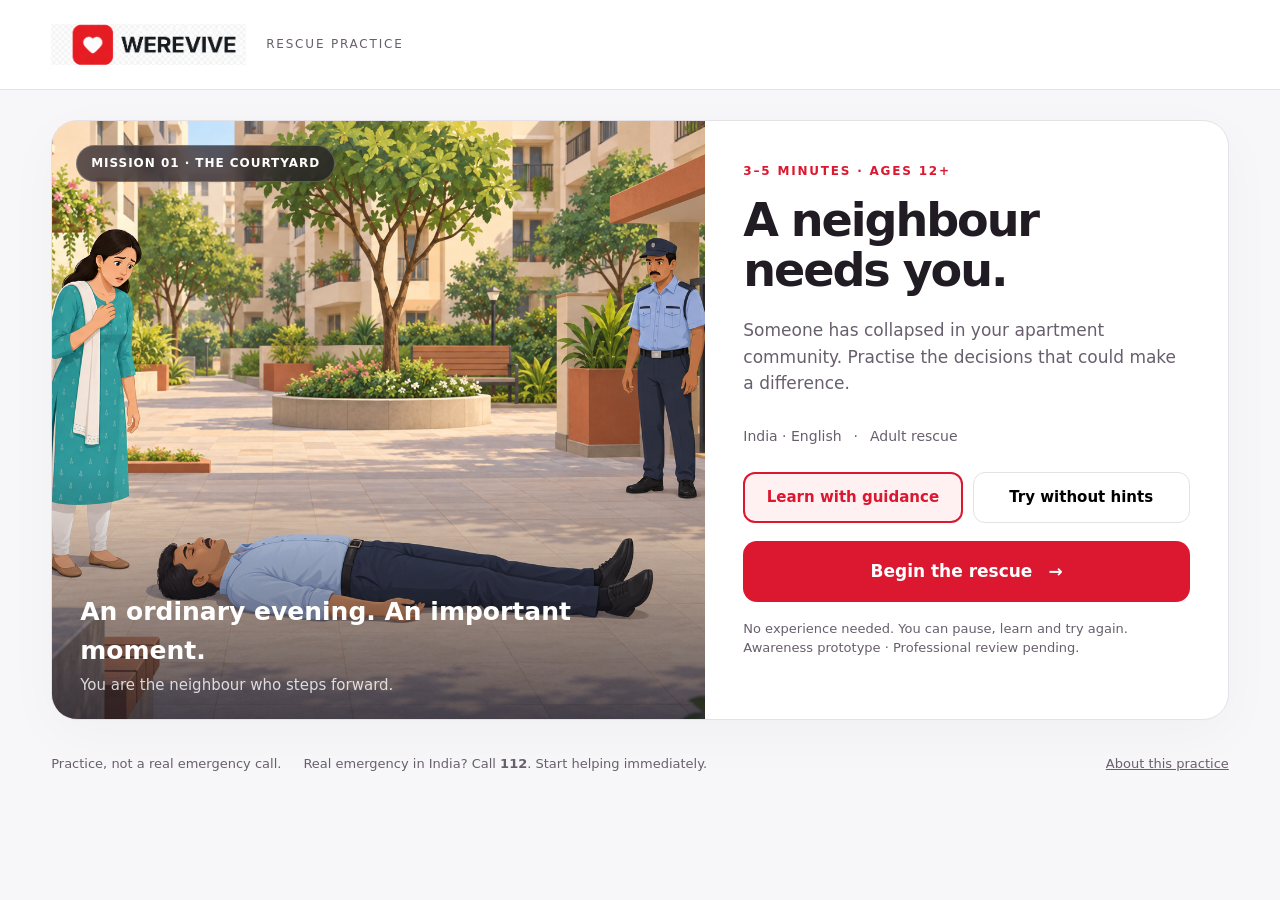
<file: rescue/index.html>
<!doctype html><html lang="en-IN"><head><meta charset="UTF-8"><meta name="viewport" content="width=device-width,initial-scale=1"><meta name="theme-color" content="#db1830"><meta name="description" content="Practise the decisions that matter in a cardiac emergency. An interactive WeRevive apartment-community rescue for ages 12 and up."><title>WeRevive — A neighbour needs you</title><link rel="icon" href="data:image/svg+xml,%3Csvg xmlns='http://www.w3.org/2000/svg' viewBox='0 0 40 40'%3E%3Crect width='40' height='40' rx='10' fill='%23dc1931'/%3E%3Cpath d='M20 31L8 19C0 7 15 4 20 13C25 4 40 7 32 19Z' fill='white'/%3E%3C/svg%3E"><link rel="stylesheet" href="style.css?v=10"></head><body>
<header><a class="brand" href="./" aria-label="WeRevive rescue home"><img src="assets/werevive-logo.png" alt="WeRevive"></a><span class="header-label">RESCUE PRACTICE</span><button id="restart" class="quiet" hidden>Restart</button></header>
<main id="app"></main>
<footer><span>Practice, not a real emergency call.</span><span>Real emergency in India? Call <strong>112</strong>. Start helping immediately.</span><button id="about" class="text-button">About this practice</button></footer>
<dialog id="info"><h2>Learn before an emergency</h2><p>This is an adult cardiac-arrest awareness simulation for learners aged 12+. It does not assess real compression depth or certify CPR competence.</p><p>The AED controls are a generic learning diagram. Always follow the actual device and dispatcher instructions.</p><p>This first version is awaiting professional clinical review. Younger children will have a separate experience.</p><p><a href="https://112.gov.in/" target="_blank" rel="noopener">India emergency number</a> · <a href="https://www.resus.org.uk/cy/node/36437" target="_blank" rel="noopener">Resuscitation guidance</a></p><button class="primary" id="close-info">Back to practice</button></dialog>
<script src="game.js?v=10"></script></body></html>
</file>
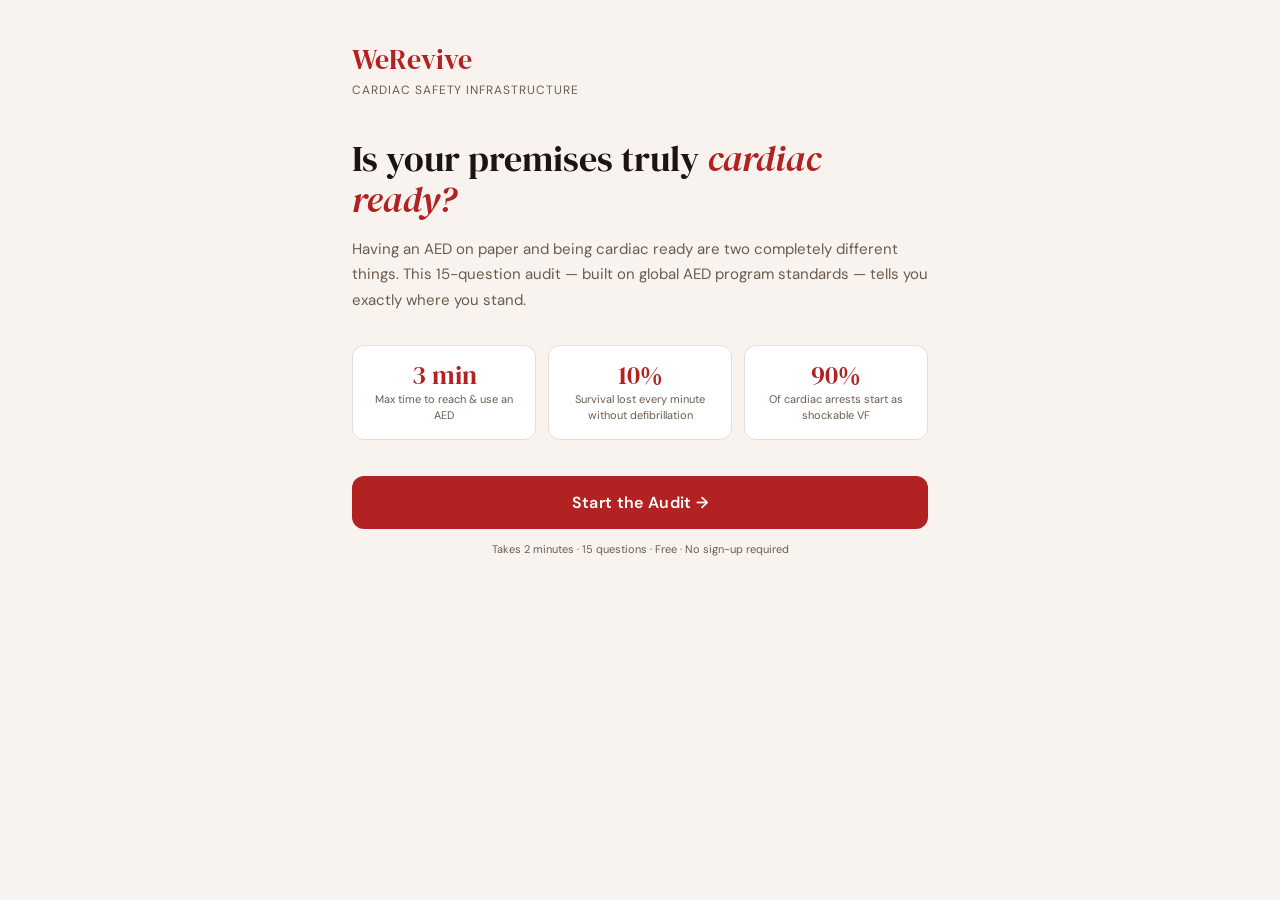
<file: audit.html>
<!DOCTYPE html>
<html>
<head>
<style>
  @import url('https://fonts.googleapis.com/css2?family=DM+Serif+Display:ital@0;1&family=DM+Sans:wght@300;400;500;600&display=swap');

  *{box-sizing:border-box;margin:0;padding:0}
  :root{
    --red:#B22222;--red-light:#FDEAEA;--red-dark:#8B1111;
    --amber:#C17B00;--amber-light:#FFF8E6;
    --green:#1A6B3C;--green-light:#EAF5EF;
    --dark:#1C1410;--mid:#6B5B4E;--light:#F8F3EE;
    --white:#FFFFFF;--border:#E8DDD6;
  }
  body{font-family:'DM Sans',sans-serif;background:var(--light);color:var(--dark);min-height:100vh;padding:0}

  /* INTRO SCREEN */
  #intro{padding:40px 32px;max-width:640px;margin:0 auto}
  .wr-logo{font-family:'DM Serif Display',serif;font-size:28px;color:var(--red);margin-bottom:4px}
  .wr-tag{font-size:12px;color:var(--mid);letter-spacing:.08em;text-transform:uppercase;margin-bottom:40px}
  .intro-title{font-family:'DM Serif Display',serif;font-size:36px;line-height:1.15;color:var(--dark);margin-bottom:16px}
  .intro-title em{color:var(--red);font-style:italic}
  .intro-sub{font-size:15px;color:var(--mid);line-height:1.7;margin-bottom:32px}
  .intro-stats{display:grid;grid-template-columns:repeat(3,1fr);gap:12px;margin-bottom:36px}
  .istat{background:var(--white);border:1px solid var(--border);border-radius:12px;padding:16px 12px;text-align:center}
  .istat-num{font-family:'DM Serif Display',serif;font-size:26px;color:var(--red);line-height:1}
  .istat-lbl{font-size:11px;color:var(--mid);margin-top:4px;line-height:1.4}
  .start-btn{width:100%;padding:16px;background:var(--red);color:white;border:none;border-radius:12px;font-family:'DM Sans',sans-serif;font-size:16px;font-weight:600;cursor:pointer;letter-spacing:.02em;transition:background .2s}
  .start-btn:hover{background:var(--red-dark)}
  .disclaimer{font-size:11px;color:var(--mid);margin-top:12px;text-align:center;line-height:1.5}

  /* QUIZ SCREEN */
  #quiz{display:none;padding:24px 32px;max-width:640px;margin:0 auto}
  .q-header{display:flex;justify-content:space-between;align-items:center;margin-bottom:8px}
  .q-logo{font-family:'DM Serif Display',serif;font-size:18px;color:var(--red)}
  .q-count{font-size:13px;color:var(--mid)}
  .progress-bar{width:100%;height:4px;background:var(--border);border-radius:2px;margin-bottom:32px;overflow:hidden}
  .progress-fill{height:100%;background:var(--red);border-radius:2px;transition:width .4s ease}
  .q-category{font-size:11px;font-weight:600;letter-spacing:.1em;text-transform:uppercase;color:var(--red);margin-bottom:8px}
  .q-text{font-family:'DM Serif Display',serif;font-size:22px;line-height:1.35;color:var(--dark);margin-bottom:8px}
  .q-why{font-size:13px;color:var(--mid);line-height:1.6;margin-bottom:28px;padding:12px 14px;background:var(--white);border-left:3px solid var(--border);border-radius:0 8px 8px 0}
  .options{display:flex;flex-direction:column;gap:10px}
  .opt-btn{padding:14px 18px;border:1.5px solid var(--border);border-radius:10px;background:var(--white);font-family:'DM Sans',sans-serif;font-size:14px;font-weight:500;color:var(--dark);cursor:pointer;text-align:left;transition:all .15s;display:flex;justify-content:space-between;align-items:center}
  .opt-btn:hover{border-color:var(--red);background:var(--red-light)}
  .opt-btn.yes{border-color:var(--green);background:var(--green-light);color:var(--green)}
  .opt-btn.no{border-color:var(--red);background:var(--red-light);color:var(--red)}
  .opt-btn.partial{border-color:var(--amber);background:var(--amber-light);color:var(--amber)}
  .opt-icon{font-size:18px}

  /* RESULT SCREEN */
  #result{display:none;padding:32px;max-width:640px;margin:0 auto}
  .res-logo{font-family:'DM Serif Display',serif;font-size:18px;color:var(--red);margin-bottom:24px}
  .score-ring-wrap{text-align:center;margin-bottom:32px}
  .score-ring{display:inline-block;width:140px;height:140px;border-radius:50%;display:inline-flex;align-items:center;justify-content:center;flex-direction:column;border:6px solid var(--border);position:relative;margin-bottom:12px}
  .score-num{font-family:'DM Serif Display',serif;font-size:42px;line-height:1;color:var(--dark)}
  .score-denom{font-size:14px;color:var(--mid)}
  .score-label{font-family:'DM Serif Display',serif;font-size:24px;color:var(--dark);margin-bottom:4px}
  .score-sub{font-size:14px;color:var(--mid);line-height:1.6;margin-bottom:28px}
  .gaps-title{font-size:12px;font-weight:600;letter-spacing:.08em;text-transform:uppercase;color:var(--mid);margin-bottom:12px}
  .gap-item{display:flex;gap:12px;padding:14px;background:var(--white);border:1px solid var(--border);border-radius:10px;margin-bottom:8px;align-items:flex-start}
  .gap-icon{width:28px;height:28px;border-radius:50%;display:flex;align-items:center;justify-content:center;font-size:13px;flex-shrink:0;margin-top:1px}
  .gap-icon.red{background:var(--red-light);color:var(--red)}
  .gap-icon.amber{background:var(--amber-light);color:var(--amber)}
  .gap-text{font-size:13px;color:var(--dark);line-height:1.5}
  .gap-text b{color:var(--dark);display:block;margin-bottom:2px}
  .gap-fix{font-size:12px;color:var(--green);margin-top:3px;font-weight:500}
  .cta-box{background:var(--red);border-radius:14px;padding:24px;margin-top:24px;text-align:center;color:white}
  .cta-box h3{font-family:'DM Serif Display',serif;font-size:22px;margin-bottom:8px}
  .cta-box p{font-size:13px;opacity:.85;line-height:1.6;margin-bottom:16px}
  .cta-box a{display:inline-block;background:white;color:var(--red);padding:10px 24px;border-radius:8px;font-size:14px;font-weight:600;text-decoration:none}
  .restart-btn{width:100%;padding:12px;background:transparent;border:1.5px solid var(--border);border-radius:10px;font-family:'DM Sans',sans-serif;font-size:14px;color:var(--mid);cursor:pointer;margin-top:10px}
  .pass-item{display:flex;gap:10px;padding:10px 14px;background:var(--green-light);border-radius:8px;margin-bottom:6px;align-items:center;font-size:13px;color:var(--green)}

  /* CONTACT SCREEN */
  #contact{display:none;padding:40px 32px;max-width:640px;margin:0 auto}
  .contact-title{font-family:'DM Serif Display',serif;font-size:28px;line-height:1.2;color:var(--dark);margin-bottom:8px}
  .contact-sub{font-size:14px;color:var(--mid);line-height:1.6;margin-bottom:28px}
  .field-group{margin-bottom:16px}
  .field-label{font-size:13px;font-weight:600;color:var(--dark);margin-bottom:6px;display:block}
  .field-input,.field-select,.field-textarea{width:100%;padding:13px 14px;border:1.5px solid var(--border);border-radius:10px;background:var(--white);font-family:'DM Sans',sans-serif;font-size:14px;color:var(--dark)}
  .field-input:focus,.field-select:focus,.field-textarea:focus{outline:none;border-color:var(--red)}
  .field-error{font-size:12px;color:var(--red);margin-top:4px;display:none}
  .submitting-overlay{display:none;text-align:center;padding:60px 20px}
  .submitting-overlay .wr-logo{margin-bottom:20px}
</style>
</head>
<body>

<!-- INTRO -->
<div id="intro">
  <div class="wr-logo">WeRevive</div>
  <div class="wr-tag">Cardiac Safety Infrastructure</div>
  <div class="intro-title">Is your premises truly <em>cardiac ready?</em></div>
  <div class="intro-sub">Having an AED on paper and being cardiac ready are two completely different things. This 15-question audit — built on global AED program standards — tells you exactly where you stand.</div>
  <div class="intro-stats">
    <div class="istat"><div class="istat-num">3 min</div><div class="istat-lbl">Max time to reach & use an AED</div></div>
    <div class="istat"><div class="istat-num">10%</div><div class="istat-lbl">Survival lost every minute without defibrillation</div></div>
    <div class="istat"><div class="istat-num">90%</div><div class="istat-lbl">Of cardiac arrests start as shockable VF</div></div>
  </div>
  <button class="start-btn" onclick="showContactScreen()">Start the Audit →</button>
  <div class="disclaimer">Takes 2 minutes · 15 questions · Free · No sign-up required</div>
</div>

<!-- CONTACT CAPTURE -->
<div id="contact">
  <div class="wr-logo">WeRevive</div>
  <div class="contact-title">Before we begin — a few details</div>
  <div class="contact-sub">We'll use this to send you a copy of your readiness report and, if you'd like, follow up with a free on-site assessment.</div>

  <div class="field-group">
    <label class="field-label">Full Name *</label>
    <input type="text" class="field-input" id="cName" placeholder="Your full name">
    <div class="field-error" id="errName">Please enter your name</div>
  </div>
  <div class="field-group">
    <label class="field-label">Company / Society Name *</label>
    <input type="text" class="field-input" id="cCompany" placeholder="Your company or society name">
    <div class="field-error" id="errCompany">Please enter your organisation name</div>
  </div>
  <div class="field-group">
    <label class="field-label">Email *</label>
    <input type="email" class="field-input" id="cEmail" placeholder="you@company.com">
    <div class="field-error" id="errEmail">Please enter a valid email</div>
  </div>
  <div class="field-group">
    <label class="field-label">Phone Number *</label>
    <input type="tel" class="field-input" id="cPhone" placeholder="+91 98765 43210">
    <div class="field-error" id="errPhone">Please enter your phone number</div>
  </div>
  <div class="field-group">
    <label class="field-label">Organisation Type *</label>
    <select class="field-select" id="cOrgType">
      <option value="">Select type</option>
      <option value="Corporate Office">Corporate Office</option>
      <option value="Residential Society">Residential Society</option>
      <option value="Hotel / Hospitality">Hotel / Hospitality</option>
      <option value="Gym / Fitness Facility">Gym / Fitness Facility</option>
      <option value="Educational Institution">Educational Institution</option>
      <option value="Other">Other</option>
    </select>
    <div class="field-error" id="errOrgType">Please select an organisation type</div>
  </div>

  <button class="start-btn" onclick="validateAndStart()">Start the Audit →</button>
  <div class="disclaimer">Your details are only used to send you this report and relevant follow-up. No spam.</div>
</div>

<!-- QUIZ -->

<div id="quiz">
  <div class="q-header">
    <div class="q-logo">WeRevive</div>
    <div class="q-count" id="qCount">1 / 15</div>
  </div>
  <div class="progress-bar"><div class="progress-fill" id="progressFill" style="width:0%"></div></div>
  <div class="q-category" id="qCat"></div>
  <div class="q-text" id="qText"></div>
  <div class="q-why" id="qWhy"></div>
  <div class="options" id="options"></div>
</div>

<!-- SUBMITTING -->
<div id="submitting" class="submitting-overlay">
  <div class="wr-logo">WeRevive</div>
  <div style="font-family:'DM Serif Display',serif;font-size:22px;color:var(--dark);margin-bottom:8px">Calculating your results...</div>
  <div style="font-size:14px;color:var(--mid)">This will only take a moment.</div>
</div>

<!-- RESULT -->
<div id="result">
  <div class="res-logo">WeRevive Cardiac Readiness Report</div>
  <div class="score-ring-wrap">
    <div class="score-ring" id="scoreRing">
      <div class="score-num" id="scoreNum">0</div>
      <div class="score-denom" id="scoreDenom">/ 30</div>
    </div>
    <div class="score-label" id="scoreLabel"></div>
    <div class="score-sub" id="scoreSub"></div>
  </div>
  <div class="gaps-title" id="gapsTitle">Critical Gaps Found</div>
  <div id="gapsList"></div>
  <div id="passList"></div>
  <div class="cta-box">
    <h3>Get a Free On-Site Assessment</h3>
    <p>Your report has been sent to WeRevive. Our team will review it and reach out to schedule your free on-site assessment — or you can book directly below.</p>
    <a href="https://werevive.in#contact">Book Your Assessment →</a>
  </div>
  <button class="restart-btn" onclick="restart()">← Retake Audit</button>
</div>

<script>
const QUESTIONS = [
  {
    cat: "Device Availability",
    text: "Does your premises have at least one AED device currently installed?",
    why: "The global standard recommends at least one AED per floor for multi-story buildings. Without a device, no other preparation matters.",
    opts: ["Yes, we have one or more AEDs","No, we do not have an AED","We had one but it was removed"],
    scores: [2,0,0],
    gaps: [null, "No AED on premises — the most critical gap. Every other question is irrelevant without a device.", "AED removed — device presence is the foundation of any cardiac safety program."],
    fixes: [null, "WeRevive deploys a Philips HeartStart HS1 on subscription — no capital cost, installed within 7 days.", "WeRevive redeploys and maintains devices on a managed subscription basis."]
  },
  {
    cat: "Device Placement",
    text: "Can any person on your premises reach the AED and return to a victim within 3 minutes?",
    why: "The international 3-minute rule is the gold standard. Every 60 seconds without defibrillation reduces survival by 10%. A device stored in a locked office or wrong floor fails this test.",
    opts: ["Yes — we have tested this walk-time","Possibly, but we haven't tested it","No — it would take longer than 3 minutes"],
    scores: [2,1,0],
    gaps: [null, "Untested placement — a device that hasn't been walk-timed may fail the 3-minute rule in a real emergency.", "Placement fails the 3-minute rule — the device exists but cannot save a life where it currently sits."],
    fixes: [null, "WeRevive conducts a 90-second walk-time audit as part of every Premium plan deployment.", "WeRevive's placement blueprint maps every site on the 90-second retrieval rule before installation."]
  },
  {
    cat: "Device Placement",
    text: "Is the AED accessible 24 hours a day, 7 days a week — including evenings, weekends, and holidays?",
    why: "Cardiac arrests don't follow office hours. An AED locked in the admin office after 6pm is useless during a gym session or late-night security emergency.",
    opts: ["Yes — always accessible","Only during office/working hours","Not sure"],
    scores: [2,0,1],
    gaps: [null, "AED inaccessible outside working hours — a cardiac arrest at 7pm or on a Sunday cannot be responded to.", "Accessibility unknown — this needs to be confirmed immediately."],
    fixes: [null, "WeRevive installs lockable wall-mounted cabinets with alarmed access — available 24/7 to anyone on site.", "WeRevive's site audit confirms access hours and recommends cabinet type accordingly."]
  },
  {
    cat: "Visibility & Signage",
    text: "Are there clear, visible signs directing people to the AED from all key areas of your premises?",
    why: "In the panic of a cardiac emergency, people cannot search for a device. Signage must guide a rescuer directly to the AED within seconds — from the gym, lobby, elevator, and each floor.",
    opts: ["Yes — clear signs at multiple points","One sign near the device only","No signage at all"],
    scores: [2,1,0],
    gaps: [null, "Insufficient signage — one sign is not enough in a multi-zone facility. Panic reduces wayfinding ability.", "No signage — the AED might as well not exist if nobody can find it under stress."],
    fixes: [null, "WeRevive installs directional signage at key decision points as part of every deployment.", "WeRevive's deployment includes full signage mapping as standard."]
  },
  {
    cat: "High-Risk Zone Coverage",
    text: "Does your premises have a separate AED in or adjacent to the gym, fitness area, or pool?",
    why: "Vigorous exercise is the highest cardiac risk activity. The gym, pool, and fitness area have 3–5x higher cardiac arrest probability than other zones and require dedicated coverage — not shared access with a device one floor away.",
    opts: ["Yes — dedicated AED in high-risk zone","No — we rely on one central device","We don't have a gym or fitness area"],
    scores: [2,0,2],
    gaps: [null, "High-risk zone uncovered — a central AED cannot meet the 3-minute rule for a cardiac event in the gym.", null],
    fixes: [null, "WeRevive's placement blueprint always includes dedicated coverage for gym and fitness zones.", null]
  },
  {
    cat: "Staff Training",
    text: "Have your security guards and reception staff been trained to use the AED in the last 12 months?",
    why: "Security and reception staff are the first responders in any cardiac event. Training expires — the 2025 AHA Guidelines confirm annual refreshers are required for confidence and retention. Untrained staff freeze under pressure.",
    opts: ["Yes — trained within last 12 months","Trained more than 12 months ago","Never been trained"],
    scores: [2,1,0],
    gaps: [null, "Training expired — staff confidence and retention degrade significantly after 12 months without a refresher.", "No training — having a device without trained users is like having a fire extinguisher with no one who knows how to operate it."],
    fixes: [null, "WeRevive includes annual refresher training in all Essential and Premium plans.", "WeRevive's initial deployment includes a hands-on training session for up to 10–20 staff members."]
  },
  {
    cat: "Staff Training",
    text: "Do more than 20% of your total staff or residents know how to perform CPR?",
    why: "CPR should begin within 60 seconds of collapse — before the AED is even retrieved. If fewer than 1 in 5 people know CPR, the bystander response rate is too low to be reliable across all shifts and scenarios.",
    opts: ["Yes — more than 20% are CPR trained","10–20% are trained","Less than 10% or unknown"],
    scores: [2,1,0],
    gaps: [null, "Low CPR coverage — 10–20% leaves significant time windows where no trained person is nearby.", "Critical CPR gap — less than 10% trained means most emergencies will have no immediate bystander response."],
    fixes: [null, "WeRevive's Premium plan includes 2 training sessions per year covering up to 20 people.", "WeRevive's training sessions are designed to rapidly build CPR-capable coverage across staff and residents."]
  },
  {
    cat: "Emergency Response Plan",
    text: "Does your premises have a written, documented Cardiac Emergency Response Plan (CERP)?",
    why: "A written CERP specifies exactly who calls emergency services, who retrieves the AED, who performs CPR, and how to direct the ambulance. Without it, every response is improvised — costing critical minutes.",
    opts: ["Yes — written and communicated to staff","We have a general emergency plan but no cardiac-specific one","No written plan at all"],
    scores: [2,1,0],
    gaps: [null, "No cardiac-specific plan — general emergency plans don't cover the unique speed requirements of cardiac arrest response.", "No emergency plan — improvised response in a cardiac arrest event costs lives."],
    fixes: [null, "WeRevive provides a standardised Cardiac Emergency Response Plan template with every deployment.", "WeRevive's onboarding includes a customised CERP for your specific premises layout."]
  },
  {
    cat: "Emergency Response Plan",
    text: "Has your premises conducted a cardiac emergency drill in the last 12 months?",
    why: "Plans on paper fail under real panic. Drills build muscle memory. The 2025 AHA Guidelines emphasise that systems of care — not individual knowledge — determine survival outcomes. Regular drills are what turn a plan into a reliable response.",
    opts: ["Yes — drill conducted in last 12 months","No drill ever conducted","We have a plan but haven't drilled it"],
    scores: [2,0,1],
    gaps: [null, "No drill conducted — a plan without practice fails under the stress of a real emergency.", "Plan not practiced — written plans have low effectiveness without rehearsal."],
    fixes: [null, "WeRevive's Premium plan includes bi-annual on-site visits which can incorporate a basic response drill.", "WeRevive recommends annual drills and can facilitate them as part of training sessions."]
  },
  {
    cat: "Device Maintenance",
    text: "Have the AED electrode pads and battery been checked for expiry in the last 6 months?",
    why: "Expired pads or a dead battery render an AED completely useless at the exact moment it is needed. A green status light does not confirm pad or battery expiry — only a manual check does. California mandates 90-day inspection cycles for deployed AEDs.",
    opts: ["Yes — checked within last 6 months with records","Checked but no formal records kept","Not checked or unknown"],
    scores: [2,1,0],
    gaps: [null, "No maintenance records — without documentation, there is no proof of readiness and no legal protection in the event of an incident.", "Pads/battery status unknown — an unchecked AED may be non-functional. This is a critical risk."],
    fixes: [null, "WeRevive's bi-annual maintenance visits include full inspection logging provided to the client.", "WeRevive takes full responsibility for pad and battery expiry monitoring across all plans."]
  },
  {
    cat: "Device Maintenance",
    text: "Is there a named, accountable person responsible for AED maintenance and readiness at your premises?",
    why: "Without a named AED Program Coordinator, maintenance tasks fall to no one. Global best practices require a designated person — not a committee — who owns device readiness, training records, and incident documentation.",
    opts: ["Yes — named person with defined responsibilities","Shared responsibility across team","No named person"],
    scores: [2,1,0],
    gaps: [null, "Shared responsibility — in practice, shared responsibility means no responsibility. Tasks fall through the gaps.", "No named owner — AED readiness requires a single accountable person to be effective."],
    fixes: [null, "WeRevive acts as your external AED Program Manager — proactively monitoring, reminding, and visiting.", "WeRevive becomes your named cardiac safety partner — removing this burden from your team entirely."]
  },
  {
    cat: "Device Intelligence",
    text: "Does your AED cabinet have any alert system — alarm, notification, or monitoring — when the device is accessed or removed?",
    why: "Smart cabinets notify facilities managers immediately when an AED is removed — whether for an emergency or theft. Without this, a device could be missing for days before anyone notices, creating an invisible risk.",
    opts: ["Yes — alarmed or smart cabinet installed","Basic cabinet with no alert system","Device is wall-mounted with no cabinet"],
    scores: [2,1,0],
    gaps: [null, "No alert system — a removed or stolen AED may go unnoticed for days, leaving the premises unprotected.", "No cabinet — device is unprotected from tampering, theft, and environmental damage."],
    fixes: [null, "WeRevive's Premium Plus plan includes smart cabinet monitoring with real-time alerts.", "WeRevive installs lockable alarmed cabinets as standard on Essential and Premium plans."]
  },
  {
    cat: "Multi-Floor Coverage",
    text: "If your premises has multiple floors, is there an AED on every floor — or within 90 seconds of every point?",
    why: "The 90-second rule applies per floor. A single AED on the ground floor cannot cover a cardiac event on the 8th floor within 3 minutes — elevator wait times alone consume the entire window.",
    opts: ["Yes — coverage meets 90-second rule per floor","One AED for the whole building regardless of floors","Single floor premises — not applicable"],
    scores: [2,0,2],
    gaps: [null, "Single AED for multi-floor building — a cardiac event on any floor other than the ground floor cannot be responded to within 3 minutes.", null],
    fixes: [null, "WeRevive's Standard and Campus plans deploy multiple AEDs mapped to your floor plan to meet the 90-second rule.", null]
  },
  {
    cat: "Awareness & Culture",
    text: "Do all employees or residents know the exact location of the nearest AED to their regular workspace?",
    why: "Awareness of device location is as critical as the device itself. Studies show that bystanders who know where the AED is act 40% faster. New staff and residents must be informed during onboarding — not just at annual training.",
    opts: ["Yes — all staff/residents informed and reminded regularly","Most know, but new joiners may not","No — awareness is low or unknown"],
    scores: [2,1,0],
    gaps: [null, "Awareness gap for new joiners — cardiac arrest responders are as likely to be a new employee as a veteran. Everyone must know.", "Low AED awareness — the fastest device in the world is useless if nobody knows where it is."],
    fixes: [null, "WeRevive provides QR-code emergency guides and signage that keep awareness current without ongoing effort.", "WeRevive's QR emergency guides and placement signage ensure awareness without relying on memory."]
  },
  {
    cat: "Incident Readiness",
    text: "If the AED were used today in a real emergency, does your team know exactly what to do in the 15 minutes after — including documentation, ambulance direction, and incident reporting?",
    why: "Post-event response matters legally and medically. Proper incident documentation protects the organisation, helps the medical team, and is required for insurance and compliance purposes. Most premises have no post-event protocol.",
    opts: ["Yes — clear post-event protocol exists","Partially — basic steps known but not documented","No post-event protocol"],
    scores: [2,1,0],
    gaps: [null, "Incomplete post-event protocol — undocumented procedures create legal exposure and reduce the quality of medical handover to paramedics.", "No post-event protocol — this creates significant legal and operational risk for the organisation."],
    fixes: [null, "WeRevive provides an incident documentation template and post-event support as part of Premium plan.", "WeRevive's post-event documentation support is included in Essential and Premium plans."]
  }
];

let current = 0;
let answers = [];
let totalScore = 0;
let contactInfo = {};

function showContactScreen(){
  document.getElementById('intro').style.display='none';
  document.getElementById('contact').style.display='block';
}

function validateAndStart(){
  const name = document.getElementById('cName').value.trim();
  const company = document.getElementById('cCompany').value.trim();
  const email = document.getElementById('cEmail').value.trim();
  const phone = document.getElementById('cPhone').value.trim();
  const orgType = document.getElementById('cOrgType').value;

  let valid = true;
  const emailRe = /^[^\s@]+@[^\s@]+\.[^\s@]+$/;

  document.getElementById('errName').style.display = name ? 'none' : 'block';
  if(!name) valid = false;

  document.getElementById('errCompany').style.display = company ? 'none' : 'block';
  if(!company) valid = false;

  document.getElementById('errEmail').style.display = emailRe.test(email) ? 'none' : 'block';
  if(!emailRe.test(email)) valid = false;

  document.getElementById('errPhone').style.display = phone ? 'none' : 'block';
  if(!phone) valid = false;

  document.getElementById('errOrgType').style.display = orgType ? 'none' : 'block';
  if(!orgType) valid = false;

  if(!valid) return;

  contactInfo = {name, company, email, phone, orgType};
  document.getElementById('contact').style.display='none';
  document.getElementById('quiz').style.display='block';
  showQuestion(0);
}

function startQuiz(){
  showContactScreen();
}

function showQuestion(i){
  const q = QUESTIONS[i];
  document.getElementById('qCount').textContent = `${i+1} / 15`;
  document.getElementById('progressFill').style.width = `${((i)/15)*100}%`;
  document.getElementById('qCat').textContent = q.cat;
  document.getElementById('qText').textContent = q.text;
  document.getElementById('qWhy').textContent = q.why;
  const opts = document.getElementById('options');
  opts.innerHTML = '';
  q.opts.forEach((opt,j)=>{
    const btn = document.createElement('button');
    btn.className = 'opt-btn';
    const icons = ['✓','✗','~'];
    const classes = ['yes','no','partial'];
    btn.innerHTML = `<span>${opt}</span>`;
    btn.onclick = ()=>answer(i,j);
    opts.appendChild(btn);
  });
}

function answer(qIdx, optIdx){
  const q = QUESTIONS[qIdx];
  answers[qIdx] = optIdx;
  totalScore += q.scores[optIdx];
  current++;
  if(current < 15){
    document.getElementById('progressFill').style.width = `${((current)/15)*100}%`;
    setTimeout(()=>showQuestion(current),150);
  } else {
    document.getElementById('quiz').style.display='none';
    document.getElementById('submitting').style.display='block';
    submitToWeRevive().then(()=>{
      document.getElementById('submitting').style.display='none';
      showResult();
    });
  }
}

function submitToWeRevive(){
  let summary = `WeRevive Cardiac Readiness Audit Submission\n\n`;
  summary += `Name: ${contactInfo.name}\n`;
  summary += `Company / Society: ${contactInfo.company}\n`;
  summary += `Email: ${contactInfo.email}\n`;
  summary += `Phone: ${contactInfo.phone}\n`;
  summary += `Organisation Type: ${contactInfo.orgType}\n`;
  summary += `\nScore: ${totalScore} / 30\n\n`;
  summary += `--- Question by Question ---\n`;
  answers.forEach((optIdx, qIdx)=>{
    const q = QUESTIONS[qIdx];
    summary += `\n${qIdx+1}. [${q.cat}] ${q.text}\nAnswer: ${q.opts[optIdx]} (score: ${q.scores[optIdx]})\n`;
  });

  const formData = new FormData();
  formData.append('_subject', `New AED Readiness Audit — ${contactInfo.company} (Score ${totalScore}/30)`);
  formData.append('name', contactInfo.name);
  formData.append('company', contactInfo.company);
  formData.append('email', contactInfo.email);
  formData.append('phone', contactInfo.phone);
  formData.append('organisation_type', contactInfo.orgType);
  formData.append('score', `${totalScore} / 30`);
  formData.append('full_report', summary);

  return fetch('https://formspree.io/f/xaqlqjen', {
    method: 'POST',
    body: formData,
    headers: { 'Accept': 'application/json' }
  }).catch(err=>{
    console.error('Submission failed', err);
  });
}

function showResult(){
  document.getElementById('quiz').style.display='none';
  document.getElementById('result').style.display='block';
  const maxScore = 30;
  const pct = Math.round((totalScore/maxScore)*100);

  document.getElementById('scoreNum').textContent = totalScore;
  document.getElementById('scoreDenom').textContent = '/ '+maxScore;

  let label, sub, ringColor;
  if(totalScore >= 26){
    label = "Cardiac Ready ✓";
    sub = "Your premises meets international AED readiness standards. Maintain this level with regular reviews and training refreshers.";
    ringColor = "#1A6B3C";
  } else if(totalScore >= 20){
    label = "Good — Gaps Exist";
    sub = "Your cardiac safety setup is above average but has identifiable gaps that reduce your real-world response effectiveness. These should be addressed within 30 days.";
    ringColor = "#C17B00";
  } else if(totalScore >= 12){
    label = "Partially Prepared";
    sub = "Your premises has some cardiac safety measures but significant gaps mean a real cardiac emergency would likely result in a delayed or failed response. Urgent action needed.";
    ringColor = "#C17B00";
  } else {
    label = "Critical Risk";
    sub = "Your premises is not prepared for a cardiac emergency. The gaps identified below represent a serious risk to life. Immediate action is required.";
    ringColor = "#B22222";
  }

  document.getElementById('scoreLabel').textContent = label;
  document.getElementById('scoreSub').textContent = sub;
  document.getElementById('scoreRing').style.borderColor = ringColor;
  document.getElementById('scoreNum').style.color = ringColor;

  const gapsList = document.getElementById('gapsList');
  const passList = document.getElementById('passList');
  gapsList.innerHTML = '';
  passList.innerHTML = '';

  let gapCount = 0;
  let passCount = 0;

  answers.forEach((optIdx, qIdx)=>{
    const q = QUESTIONS[qIdx];
    const score = q.scores[optIdx];
    if(score < 2 && q.gaps[optIdx]){
      gapCount++;
      const div = document.createElement('div');
      div.className = 'gap-item';
      div.innerHTML = `
        <div class="gap-icon ${score===0?'red':'amber'}">${score===0?'✗':'~'}</div>
        <div class="gap-text">
          <b>${q.cat}: ${q.text.length > 60 ? q.text.substring(0,60)+'...' : q.text}</b>
          ${q.gaps[optIdx]}
          <div class="gap-fix">→ ${q.fixes[optIdx]}</div>
        </div>`;
      gapsList.appendChild(div);
    } else if(score === 2){
      passCount++;
      const div = document.createElement('div');
      div.className = 'pass-item';
      div.innerHTML = `<span>✓</span><span>${q.cat} — ${q.opts[optIdx]}</span>`;
      passList.appendChild(div);
    }
  });

  if(gapCount === 0){
    document.getElementById('gapsTitle').style.display='none';
  } else {
    document.getElementById('gapsTitle').textContent = `${gapCount} Gap${gapCount>1?'s':''} Found`;
  }

  if(passCount > 0){
    const title = document.createElement('div');
    title.className = 'gaps-title';
    title.style.marginTop = '20px';
    title.textContent = `${passCount} Area${passCount>1?'s':''} Passing`;
    passList.insertBefore(title, passList.firstChild);
  }
}

function restart(){
  current = 0; answers = []; totalScore = 0; contactInfo = {};
  document.getElementById('result').style.display='none';
  document.getElementById('cName').value='';
  document.getElementById('cCompany').value='';
  document.getElementById('cEmail').value='';
  document.getElementById('cPhone').value='';
  document.getElementById('cOrgType').value='';
  document.getElementById('intro').style.display='block';
}
</script>
</body>
</html>
</file>
<file: rescue/style.css>
:root{--red:#db1830;--ink:#211b24;--muted:#685f6d;--line:#e5e1e6;--rose:#fff0f2;--green:#14614c}*{box-sizing:border-box}body{margin:0;background:#f7f7f9;color:var(--ink);font:17px/1.55 system-ui,-apple-system,BlinkMacSystemFont,'Segoe UI',sans-serif}button,a,input{touch-action:manipulation}button{font:inherit;cursor:pointer}button:disabled{cursor:not-allowed;opacity:.52}button:focus-visible,a:focus-visible{outline:3px solid #2168d5;outline-offset:4px}header{height:90px;padding:12px 4%;display:flex;align-items:center;gap:20px;background:#fff;border-bottom:1px solid var(--line)}.brand{width:195px;overflow:hidden;display:flex;align-items:center}.brand img{width:225px;max-width:none;margin:-17px -14px}.header-label{font-size:12px;letter-spacing:.15em;color:var(--muted);margin-right:auto}.quiet{border:1px solid var(--line);border-radius:24px;background:#fff;padding:9px 18px;font-size:14px;font-weight:650}.quiet[aria-pressed=true]{color:var(--red);background:var(--rose)}main{max-width:1420px;margin:0 auto;padding:30px 4%}.game{display:grid;grid-template-columns:1.25fr 1fr;border:1px solid var(--line);border-radius:26px;overflow:hidden;background:#fff;min-height:600px;box-shadow:0 15px 55px #29132808}.scene{position:relative;min-height:540px;background:#dfd6c7;overflow:hidden}.scene>img{width:100%;height:100%;position:absolute;object-fit:cover;object-position:48% center}.scene:after{content:'';position:absolute;inset:0;background:linear-gradient(0deg,#161522b0,transparent 42%);pointer-events:none}.scene-tag,.scene-caption{position:absolute;z-index:1;color:white}.scene-tag{top:24px;left:24px;padding:8px 14px;background:#211b24b8;border:1px solid #ffffff38;border-radius:30px;backdrop-filter:blur(8px);font-size:12px;font-weight:700;letter-spacing:.08em}.scene-caption{bottom:22px;left:28px;right:24px}.scene-caption strong{font-size:25px;display:block}.scene-caption span{font-size:15px;color:#ffffffcc}.panel{padding:38px;display:flex;flex-direction:column;justify-content:center;min-width:0}.eyebrow{font-size:12px;letter-spacing:.15em;text-transform:uppercase;font-weight:800;color:var(--red);margin-bottom:15px}h1{font-size:clamp(34px,3.6vw,54px);line-height:1.08;letter-spacing:-.045em;margin:0 0 22px}h2{font-size:30px;line-height:1.16;letter-spacing:-.025em;margin:0 0 18px}p{margin:0 0 20px;color:var(--muted)}.primary{background:var(--red);color:white;border:0;border-radius:14px;padding:17px 22px;font-weight:750;display:inline-flex;justify-content:center;align-items:center;gap:16px;text-decoration:none}.primary:hover{background:#ba1028}.secondary{background:white;border:1px solid var(--line);border-radius:14px;padding:14px 20px;font-weight:650;color:var(--ink);text-decoration:none;display:inline-block;text-align:center}.meta{display:flex;flex-wrap:wrap;gap:12px;font-size:14px;color:var(--muted);margin:10px 0 24px}.meta span+span:before{content:'·';margin-right:12px}.note{font-size:13px;line-height:1.5;color:var(--muted);margin-top:17px}.modes{display:flex;gap:10px;margin:0 0 18px}.modes button{flex:1;background:white;border:1px solid var(--line);padding:12px;border-radius:12px;font-weight:650;font-size:15px}.modes button.selected{border:2px solid var(--red);background:var(--rose);color:var(--red)}.trail{display:flex;gap:8px;margin:0 0 24px;align-items:center}.trail span{height:4px;flex:1;background:var(--line);border-radius:10px}.trail span.done{background:var(--red)}.question{font-size:27px;line-height:1.2;letter-spacing:-.025em}.choice{display:flex;align-items:center;gap:12px;text-align:left;border:1px solid var(--line);background:#fff;padding:15px 16px;border-radius:13px;width:100%;margin:9px 0;font-weight:600;font-size:16px;transition:border-color .15s,transform .15s}.choice:hover{border-color:var(--red);transform:translateX(3px)}.choice .letter{flex-shrink:0;width:29px;height:29px;background:#f3f1f4;border-radius:8px;display:grid;place-items:center;font-size:13px;color:var(--muted)}.choice.good{border-color:var(--green);background:#eff9f4}.choice.bad{border-color:var(--red);background:var(--rose)}.feedback{padding:15px 18px;border-left:3px solid var(--red);background:var(--rose);margin:14px 0;font-size:15px}.feedback.good{border-color:var(--green);background:#eff9f4}.feedback:empty{display:none}.next{margin-top:12px;width:100%}.bubble{background:#f3f1f5;border-radius:0 18px 18px 18px;padding:18px 20px;font-size:18px;margin-bottom:23px}.bubble small{color:var(--red);font-size:12px;font-weight:800;display:block;margin-bottom:7px;text-transform:uppercase;letter-spacing:.08em}.hint{padding:10px 0;font-size:14px;color:var(--muted)}.hotspot{position:absolute;z-index:2;border:2px solid white;background:var(--red);color:white;border-radius:40px;padding:11px 16px;font-weight:750;box-shadow:0 0 0 7px #ffffff30;animation:glow 2s infinite}.hotspot.person{left:27%;top:70%}.hotspot.guard{right:9%;top:35%}.hotspot.neighbour{left:9%;top:34%}.mission-line{display:flex;align-items:center;justify-content:space-between;margin:0 0 18px;gap:14px}.mission-line span{font-size:14px;color:var(--muted)}.mission-line b{color:var(--red)}footer{max-width:1420px;margin:auto;padding:4px 4% 24px;display:flex;flex-wrap:wrap;gap:9px 22px;font-size:13px;color:var(--muted)}.text-button{border:0;background:none;color:var(--muted);padding:0;text-decoration:underline;font-size:13px;margin-left:auto}dialog{border:1px solid var(--line);border-radius:22px;max-width:620px;padding:32px;color:var(--ink)}dialog::backdrop{background:#211b2490}dialog a{color:var(--red)}.stage-enter{animation:arrive .35s ease-out}.diagram-scene{background:#eeeef3;min-height:540px;padding:32px;display:flex;align-items:center;justify-content:center;position:relative;flex-direction:column}.diagram-label{font-size:12px;color:var(--muted);margin-top:15px}.device{background:#e9f0f0;border:9px solid #a8c7cd;border-radius:35px;width:min(350px,100%);padding:24px;box-shadow:0 18px 35px #173a431f}.device h3{font-size:20px;margin:0}.device .controls{display:flex;justify-content:space-between;gap:12px;margin:20px 0}.device button{border:0;width:64px;height:64px;min-width:64px;border-radius:50%;font-size:27px;font-weight:800;box-shadow:0 3px 0 #0003;color:white}.power{background:#247a45}.information{background:#2169ab}.shock{background:#ed7818}.shock.ready{animation:glow 1s infinite}.device-display{background:white;border-radius:12px;padding:20px 14px;text-align:center;font-size:17px;min-height:155px;display:grid;place-items:center}.device small{font-size:12px;color:#4d5b60}.torso{width:min(340px,100%);position:relative}.torso svg{width:100%;display:block}.padspot{position:absolute;width:60px;height:72px;border:3px dashed var(--red);background:#ffffffdd;border-radius:16px;font-weight:800;color:var(--red);font-size:22px}.padspot.one{left:22%;top:33%}.padspot.two{right:7%;top:57%}.padspot.wrong{left:44%;top:69%;opacity:.7}.padspot.placed{background:#fff;border:3px solid var(--green);color:var(--green)}.pad-button{width:100%;margin:7px 0;background:#fff;border:2px solid var(--line);padding:12px;border-radius:12px;text-align:left}.pad-button.selected{border-color:var(--red);background:var(--rose)}.rhythm-control{width:230px;height:230px;border-radius:50%;border:12px solid #ffe0e5;background:var(--red);color:#fff;font-size:25px;font-weight:800;box-shadow:0 0 0 18px #fff7f8;user-select:none;-webkit-user-select:none}.rhythm-control.hit{transform:scale(.95)}.rhythm-control:disabled{opacity:1;background:#5b5261}.rhythm-number{font-size:50px;line-height:1.1;display:block}.rhythm-track{display:flex;gap:6px;width:100%;max-width:340px;justify-content:center;margin:35px 0 10px}.rhythm-track i{width:22px;height:8px;border-radius:5px;background:#ddd7df}.rhythm-track i.on{background:var(--red)}.stat{font-size:18px;font-weight:750;margin:14px 0}.pill{padding:5px 10px;border-radius:10px;background:var(--rose);color:var(--red);font-size:13px}.review{display:grid;grid-template-columns:1fr 1fr;gap:12px;margin:20px 0}.review div{padding:15px;background:#f5f4f6;border-radius:12px;font-size:14px}.review b{display:block;color:var(--ink);font-size:22px}.review-list{padding-left:20px;color:var(--muted);font-size:15px}.review-list li{margin:8px 0}.mini-call{font-size:56px;letter-spacing:.06em;font-weight:850;color:var(--red)}.breathing{width:200px;height:200px;border-radius:50%;background:#f9d9df;display:grid;place-items:center;color:var(--red);font-size:48px;font-weight:800}.breathing.gasp{animation:gasp 4s infinite}.breath-caption{margin-top:22px;text-align:center;font-weight:700}.stage-tools{display:flex;justify-content:space-between;margin-top:16px;gap:10px}.stage-tools button{font-size:13px}.study-card{padding:25px;background:white;border:1px solid var(--line);border-radius:18px;max-width:370px}.study-card h3{font-size:24px;margin:0 0 12px}.study-card p{font-size:17px;margin:0}.visually-hidden{position:absolute;width:1px;height:1px;overflow:hidden;clip:rect(0,0,0,0)}@keyframes glow{50%{box-shadow:0 0 0 10px #db183018}}@keyframes arrive{from{opacity:.2;transform:translateY(8px)}to{opacity:1;transform:none}}@keyframes gasp{0%,19%,35%,100%{transform:scale(.92)}22%,29%{transform:scale(1.04)}}@media(max-width:850px){header{height:73px;padding:10px 5%;gap:9px}.header-label{display:none}.brand{width:166px;margin-right:auto}.brand img{width:194px}.quiet{font-size:13px;padding:8px 11px}main{padding:18px 4%}.game{grid-template-columns:1fr;min-height:0;border-radius:20px}.scene{min-height:300px;max-height:380px;aspect-ratio:1.5}.scene>img{object-position:center 65%}.scene-tag{top:14px;left:16px;font-size:11px}.scene-caption{left:20px;bottom:14px}.scene-caption strong{font-size:20px}.panel{padding:25px}.panel h1{font-size:39px}.diagram-scene{min-height:350px;padding:22px}.device{width:265px;padding:15px;border-width:7px}.device h3{font-size:17px}.device .controls{margin:12px 0}.device button{width:49px;height:49px;min-width:49px;font-size:24px}.device-display{min-height:85px;padding:12px;font-size:15px}.torso{width:245px}.padspot{width:48px;height:55px;font-size:18px}.rhythm-control{width:165px;height:165px;font-size:19px;border-width:9px}.rhythm-number{font-size:37px}.rhythm-track{margin:27px 0 5px}.breathing{width:140px;height:140px}.hotspot{padding:7px 10px;font-size:12px}.hotspot.person{top:67%}footer{font-size:12px}.question{font-size:25px}}@media(prefers-reduced-motion:reduce){*,*:before,*:after{animation:none!important;transition:none!important}}@media(max-width:380px){.panel{padding:20px}.choice{font-size:15px}.review{grid-template-columns:1fr}.quiet{padding:7px;font-size:12px}}
.scene{min-width:0}.scene-caption{overflow-wrap:anywhere}@media(max-width:850px){.scene{width:100%;min-height:0;height:auto;aspect-ratio:1.5;max-height:none}.scene-caption strong{font-size:17px}.scene-caption span{font-size:13px}.scene-caption{bottom:12px}.scene:after{background:linear-gradient(0deg,#161522d9,transparent 55%)}.hotspot.person{top:67%}.scene:has(.hotspot) .scene-caption{display:none}}
[hidden]{display:none!important}
/* Instructional hand and AED controls */
.hand-lesson{display:grid;grid-template-columns:1fr 1.1fr;align-items:center;gap:18px;width:100%;max-width:630px}.hand-location .torso{width:100%}.hand-location .diagram-label{display:block;text-align:center}.hand-detail{background:#fff;border:1px solid #ded9df;border-radius:20px;padding:18px 12px;box-shadow:0 12px 28px #211b2408}.hand-detail .eyebrow{font-size:10px;text-align:center;letter-spacing:.08em;margin:0}.hand-detail svg{width:100%;display:block;margin:16px 0 5px}.hand-detail p{text-align:center;font-size:13px;line-height:1.6;margin:0}.aed-shell{width:min(350px,100%);padding-top:24px;position:relative}.aed-handle{width:145px;height:54px;border:12px solid #344952;border-radius:23px 23px 0 0;position:absolute;top:0;left:50%;transform:translateX(-50%)}.device{position:relative;width:100%;border:8px solid #536e77;border-bottom-width:15px;background:linear-gradient(135deg,#fff,#e4edef);border-radius:38px;padding:24px;box-shadow:0 20px 35px #173a4324,inset 0 0 0 2px #fff}.aed-heading{display:flex;justify-content:space-between;align-items:center}.aed-heading>strong{font-size:31px;letter-spacing:.02em}.aed-status{font-size:9px;font-weight:800;color:#247a45;background:#e4f3e9;padding:4px 8px;border-radius:20px}.aed-face{display:flex;justify-content:space-between;align-items:center;margin:12px 0 20px}.aed-face>span{font-size:8px;letter-spacing:.1em;color:#52646b;font-weight:700}.speaker{width:70px;height:30px;background:radial-gradient(circle,#667982 1.5px,transparent 2px) 0 0/7px 7px}.device-display{background:#253f47;border:3px solid #b7c9cd;box-shadow:inset 0 2px 6px #0003;color:#fff;min-height:135px;display:flex;flex-direction:column;justify-content:center;gap:8px;font-size:17px}.prompt-label{font-size:8px;letter-spacing:.15em;color:#b4d3d9}.device .controls{justify-content:space-around;margin:23px 0 12px}.controls>div{text-align:center}.controls>div>span{display:block;font-size:9px;letter-spacing:.12em;font-weight:800;color:#52646b;margin-top:10px}.device button{width:67px;height:67px;border:4px solid #fff;box-shadow:0 3px 0 #0002,0 0 0 1px #c5d0d2}.device button:disabled{opacity:.65}.aed-base{text-align:center;font-size:11px;color:#65767c;border-top:1px solid #cad6d9;padding-top:10px}.padspot.one{left:28%;top:33%}.padspot.two{right:24%;top:52%;transform:rotate(-18deg)}.padspot.wrong{border-color:transparent;background:transparent;color:#9d8584;opacity:.4}.padspot.placed{border:0;padding:0;background:transparent;opacity:1}.padspot svg{width:100%;height:100%}.padspot.drop-hover{outline:5px solid #e9b765;outline-offset:4px}.pad-tray{padding:18px;background:#eef2f3;border:1px solid #d9e1e4;border-radius:18px}.tray-heading{display:flex;justify-content:space-between;gap:8px;font-size:10px;letter-spacing:.08em;color:#53666f;margin-bottom:12px}.tray-heading span{letter-spacing:0}.pad-button{display:flex;gap:15px;align-items:center;touch-action:none;user-select:none;-webkit-user-select:none;cursor:grab;min-height:110px;margin:10px 0;padding:12px;background:#fff}.pad-button:active{cursor:grabbing}.pad-button>svg{width:55px;height:70px;flex-shrink:0;filter:drop-shadow(0 3px 2px #0002)}.pad-button b{display:block;font-size:16px}.pad-button small{display:block;font-size:12px;margin-top:4px;color:#657078}.grab-symbol{margin-left:auto;font-size:25px;color:#687b83}.pad-button.attached{opacity:.5;border-color:#90bbaa}.drag-pad{position:fixed;width:64px;height:76px;z-index:1000;pointer-events:none;transform:translate(-50%,-50%) rotate(-6deg);filter:drop-shadow(0 8px 8px #0005)}
@media(max-width:850px){.hand-lesson{max-width:520px}.hand-location .torso{width:100%}.hand-detail{padding:16px 8px}.diagram-scene:has(.padspot){padding:18px;min-height:380px}.pad-tray{padding:12px}.pad-button{min-height:85px}.aed-shell{max-width:300px}.hand-detail p{font-size:12px}}
.response-scene{display:flex;align-items:center;justify-content:center;flex-direction:column;background:#ece6df}.response-scene:after{display:none}.response-image{position:relative;width:100%}.response-image img{display:block;width:100%;height:auto}.shoulder-target{position:absolute;left:35%;top:76%;transform:translate(-50%,-50%);width:44px;height:44px;border:3px solid white;border-radius:50%;background:var(--red);color:#fff;box-shadow:0 0 0 6px #db183038;font-size:26px;line-height:1;padding:0;display:grid;place-items:center}.shoulder-target:hover{box-shadow:0 0 0 9px #db18304d}.response-instruction{padding:18px;font-size:14px;font-weight:650;color:#4b3941;text-align:center}.call-card{text-align:center;width:100%;max-width:370px}.call-card .mini-call{margin:6px auto 12px}.phone-overlay{position:relative;z-index:3;display:flex;align-items:center;justify-content:center;padding:30px 20px;background:#18232d45;min-height:100%;backdrop-filter:blur(2px)}.scene:has(.phone-overlay) .scene-tag,.scene:has(.phone-overlay) .scene-caption{display:none}.practice-phone{width:272px;background:#fff;border:8px solid #25313d;border-radius:34px;padding:16px 17px 13px;box-shadow:0 22px 45px #07121b40}.phone-speaker{height:5px;width:52px;background:#25313d;border-radius:6px;margin:0 auto 16px}.phone-label{text-align:center;font-size:12px;color:#657078;letter-spacing:.1em;font-weight:750}.practice-phone output{display:flex;justify-content:center;align-items:center;min-height:65px;font-size:30px;letter-spacing:.08em;white-space:nowrap}.practice-phone output:empty{font-size:17px}.phone-keypad{display:grid;grid-template-columns:repeat(3,1fr);gap:10px}.phone-keypad button{border:0;background:#edf1f4;border-radius:50%;width:56px;height:56px;font-size:25px;color:#23323e;justify-self:center}.phone-keypad button:hover{background:#d9e7ed}.phone-bottom{display:grid;grid-template-columns:1fr 1.5fr 1fr;align-items:center;gap:8px;margin-top:14px}.phone-bottom button{border:0;background:transparent;padding:7px 0;font-size:12px;color:#4a5a65}.phone-bottom .dial-call{background:#20874d;color:#fff;border-radius:22px;font-size:16px;font-weight:750;padding:10px}.practice-phone #dial-status{font-size:12px;text-align:center;line-height:1.4;margin:12px 0 0;color:#586a74}.gasp-video{width:100%;max-width:560px;margin-top:20px}.gasp-video iframe{width:100%;aspect-ratio:16/9;border:0;border-radius:14px;background:#17242d}.gasp-video a{display:block;font-size:13px;color:#5f3e59;margin-top:8px;text-align:center}.gasp-source{text-align:center;max-width:420px}.diagram-scene:has(.gasp-video:not([hidden])) .breathing{display:none}.diagram-scene:has(.gasp-video:not([hidden])){justify-content:center}.practice-phone:focus-visible{outline:3px solid #2168d5;outline-offset:4px}
@media(max-width:850px){.scene.response-scene{aspect-ratio:auto;min-height:300px}.response-image{margin-top:45px}.response-instruction{padding:12px}.scene:has(.phone-overlay){aspect-ratio:auto}.phone-overlay{padding:20px}.practice-phone{width:265px}.phone-keypad button{width:52px;height:52px}.phone-overlay+.scene-caption{display:none}}
.scene-framed{background:#ece6df}.scene-framed>img{object-fit:contain;object-position:center}.scene-framed:after{background:linear-gradient(0deg,#211b24b0,transparent 25%)}
.call-illustration{background:#eee9e2;display:flex;flex-direction:column;justify-content:center;align-items:center;padding:0 0 24px;gap:20px;min-width:0}.call-illustration>img{width:100%;height:auto;display:block}.call-illustration .call-card{padding:17px 22px;width:calc(100% - 40px);max-width:450px}.call-illustration .eyebrow{margin:0}.call-illustration .mini-call{font-size:42px;line-height:1.2;margin:6px 0}.call-illustration .call-card h3{font-size:20px}.call-illustration .call-card p{font-size:15px}@media(max-width:850px){.call-illustration{gap:12px;padding-bottom:16px}.call-illustration .call-card{padding:14px}.call-illustration .mini-call{font-size:36px}}
.shoulder-target{background:transparent;border:0;box-shadow:none}.shoulder-target span{display:grid;place-items:center;width:30px;height:30px;border:2px solid #fff;border-radius:50%;background:var(--red);font-size:20px;box-shadow:0 0 0 4px #db183038}.shoulder-target:hover{box-shadow:none}.shoulder-target:hover span{box-shadow:0 0 0 6px #db18304d}
/* A single workspace keeps pad selection and placement together on phones. */
.pad-game{display:block;min-height:0}.pad-panel{padding:28px;display:block}.pad-panel h2{margin-bottom:8px}.pad-intro{margin-bottom:16px;font-size:16px}.pad-workspace{display:grid;grid-template-columns:minmax(240px,1fr) minmax(240px,1fr);gap:24px;align-items:center}.pad-body{display:flex;flex-direction:column;align-items:center;border-radius:18px;background:#eeeef3;padding:14px}.pad-body .torso{width:min(290px,100%)}#pad-instruction{font-size:15px;font-weight:700;color:var(--ink);margin:0 0 8px;text-align:center}.pad-body .padspot{min-width:48px;min-height:56px;touch-action:manipulation}.pad-body .padspot:disabled{opacity:1}.pad-body .diagram-label{margin:4px 0 0;font-size:13px}.pad-game .tray-heading{font-size:13px;letter-spacing:0}.pad-game .hint{font-size:14px;margin:8px 0 0;padding:0}.pad-game .stage-tools{align-items:center;gap:12px}.pad-game .stage-tools .note{margin:0}.pad-game .stage-tools button{min-width:44px;min-height:44px}.pad-game .feedback{margin:12px 0 0}.pad-button small{font-size:14px}
@media(pointer:coarse){.pad-button{touch-action:manipulation;cursor:pointer}.grab-symbol{display:none}}
@media(max-width:850px){.pad-panel{padding:18px}.pad-workspace{grid-template-columns:1fr;gap:10px}.pad-game .pad-tray{display:grid;grid-template-columns:1fr 1fr;gap:8px;padding:10px}.pad-game .tray-heading{grid-column:1/-1;margin:0;flex-wrap:wrap}.pad-game .pad-button{margin:0;padding:8px;gap:8px;min-height:72px;touch-action:manipulation;cursor:pointer}.pad-game .pad-button>svg{width:30px;height:38px}.pad-game .pad-button b{font-size:15px}.pad-game .pad-button small{font-size:12px;line-height:1.3}.pad-game .grab-symbol{display:none}.pad-game .hint{display:none}.pad-body{padding:10px}.pad-body .torso{width:216px;max-width:100%}.pad-body .padspot{width:48px;height:56px}.pad-game .panel h2{font-size:26px}.pad-intro{margin-bottom:12px}.pad-game .stage-tools .note{font-size:12px}.pad-game .next{min-height:48px}header .quiet{min-height:44px}.stage-tools .text-button{min-height:44px}.mission-line{align-items:flex-start}.mission-line>span:last-child{white-space:nowrap}}
@media(max-width:360px){.pad-panel{padding:12px}.pad-game .pad-button{gap:5px}.pad-game .pad-button>svg{width:24px}.pad-game .pad-button small{font-size:12px}.pad-body .torso{width:205px}}
</file>
